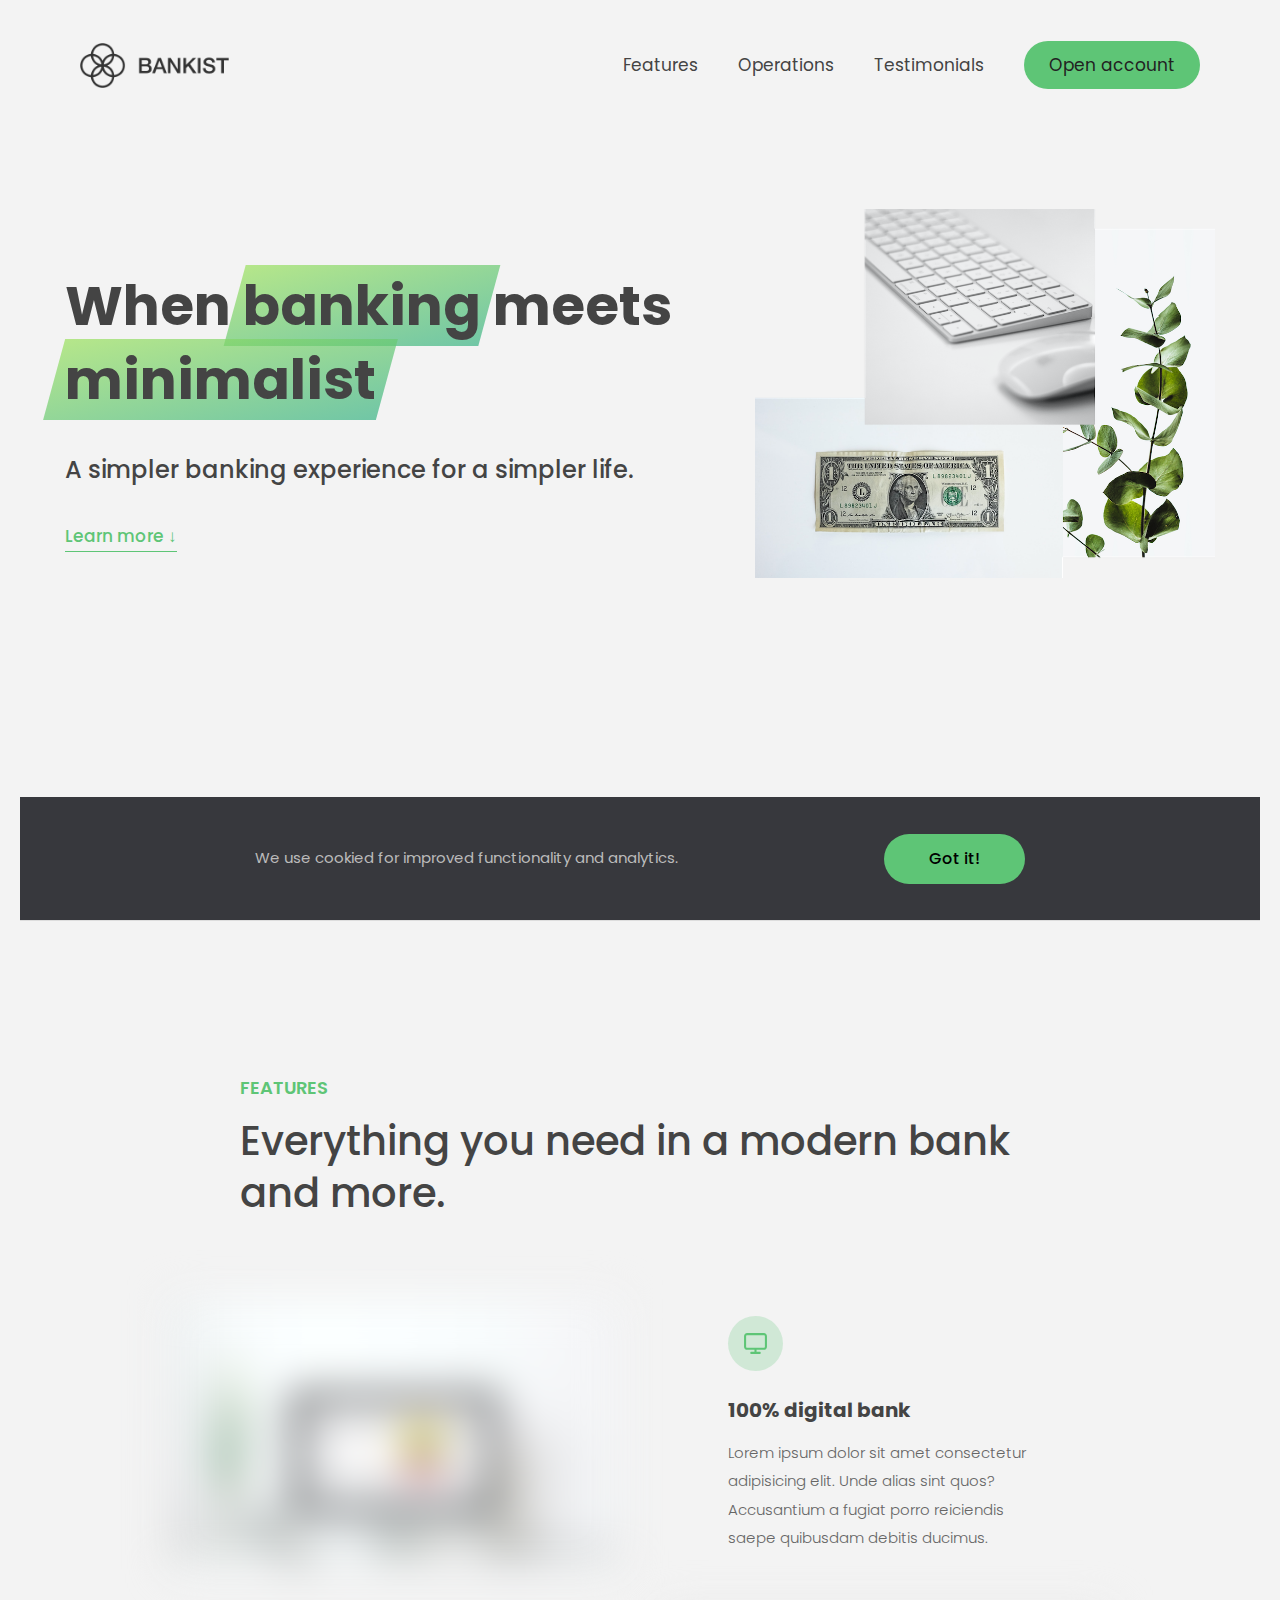
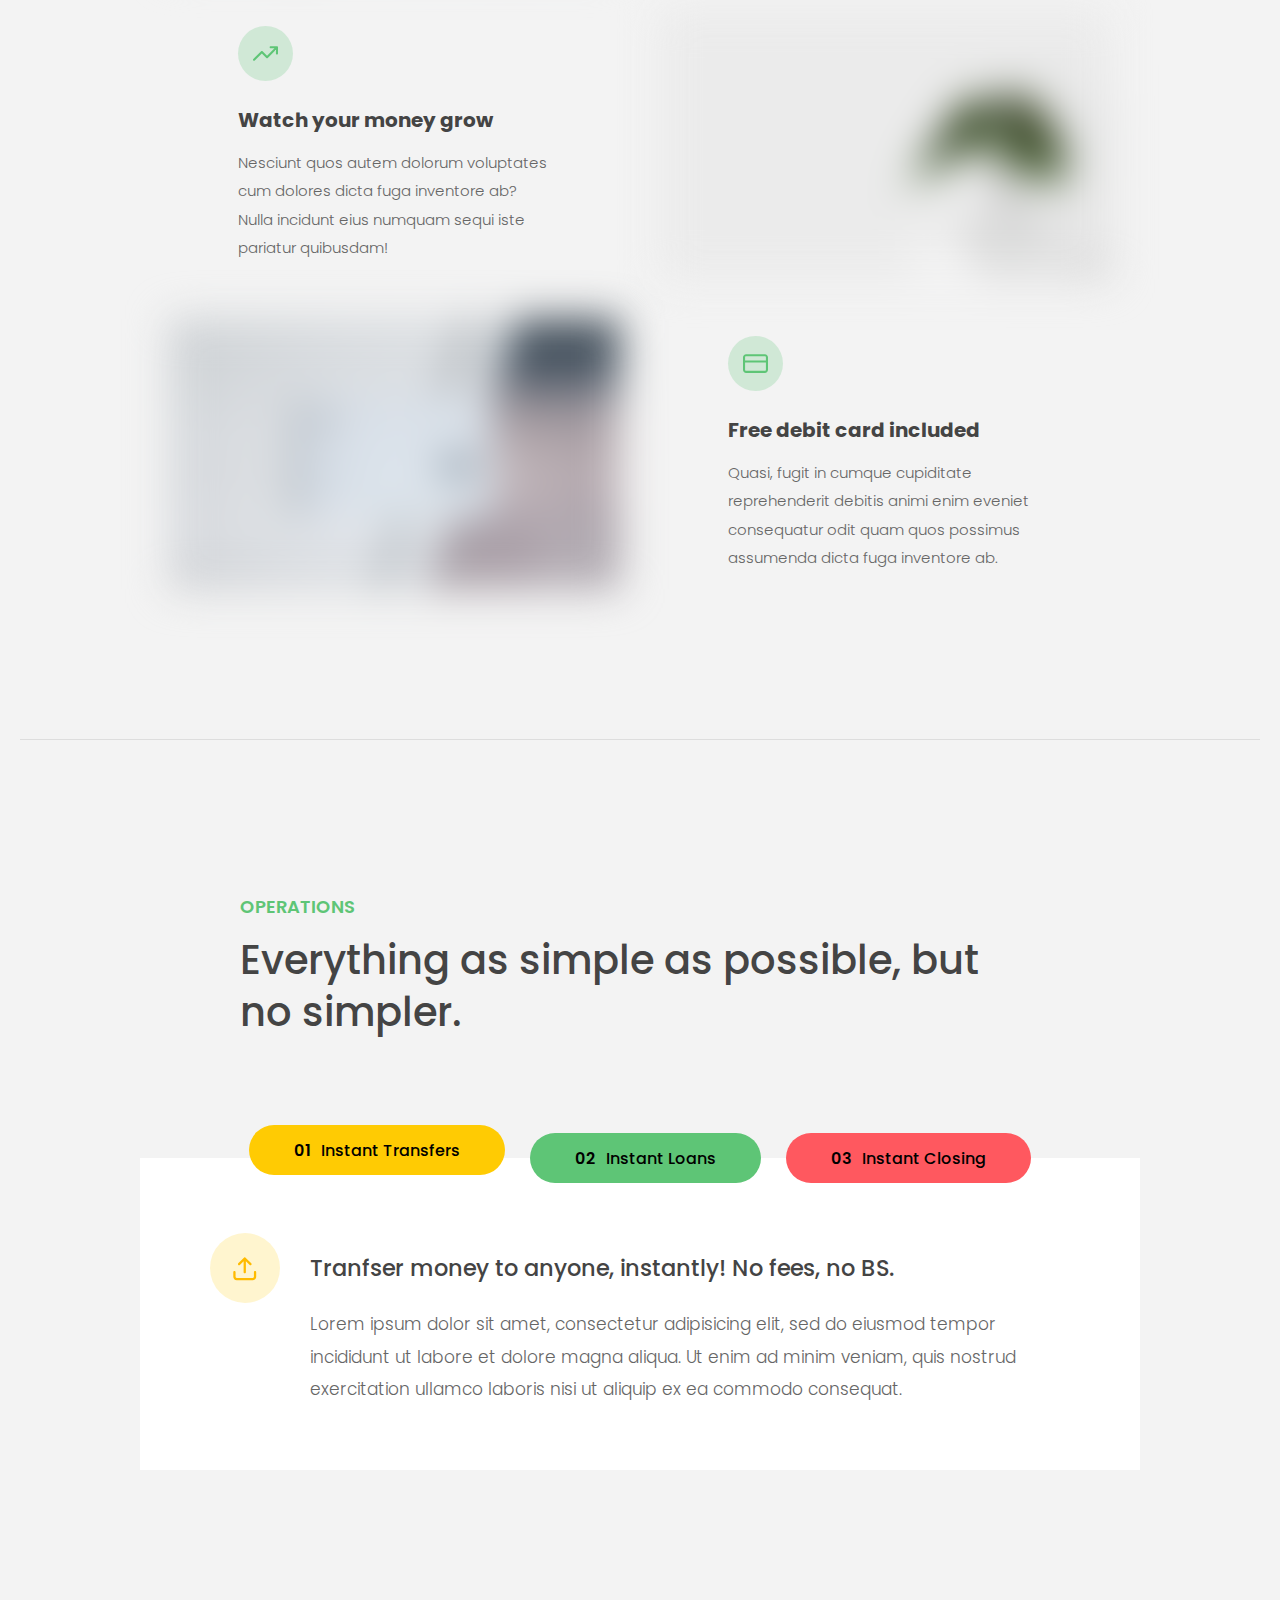
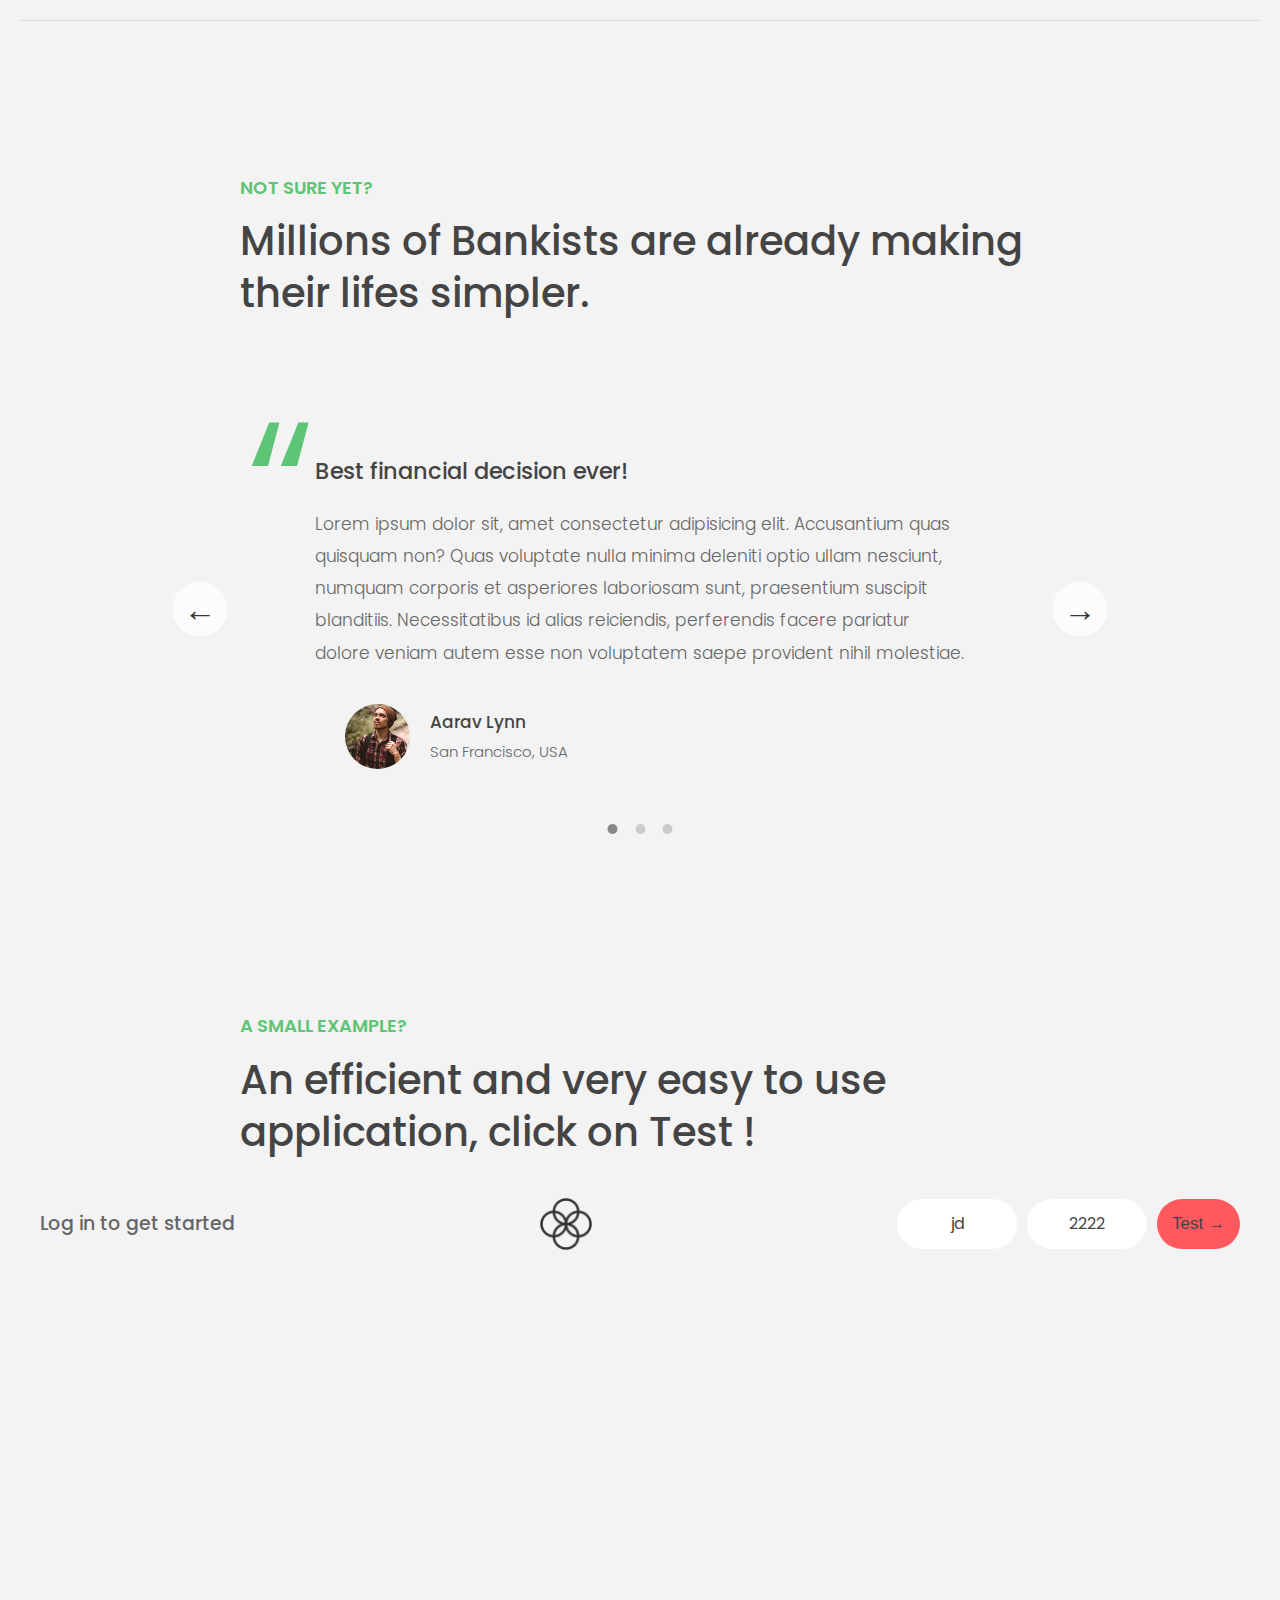
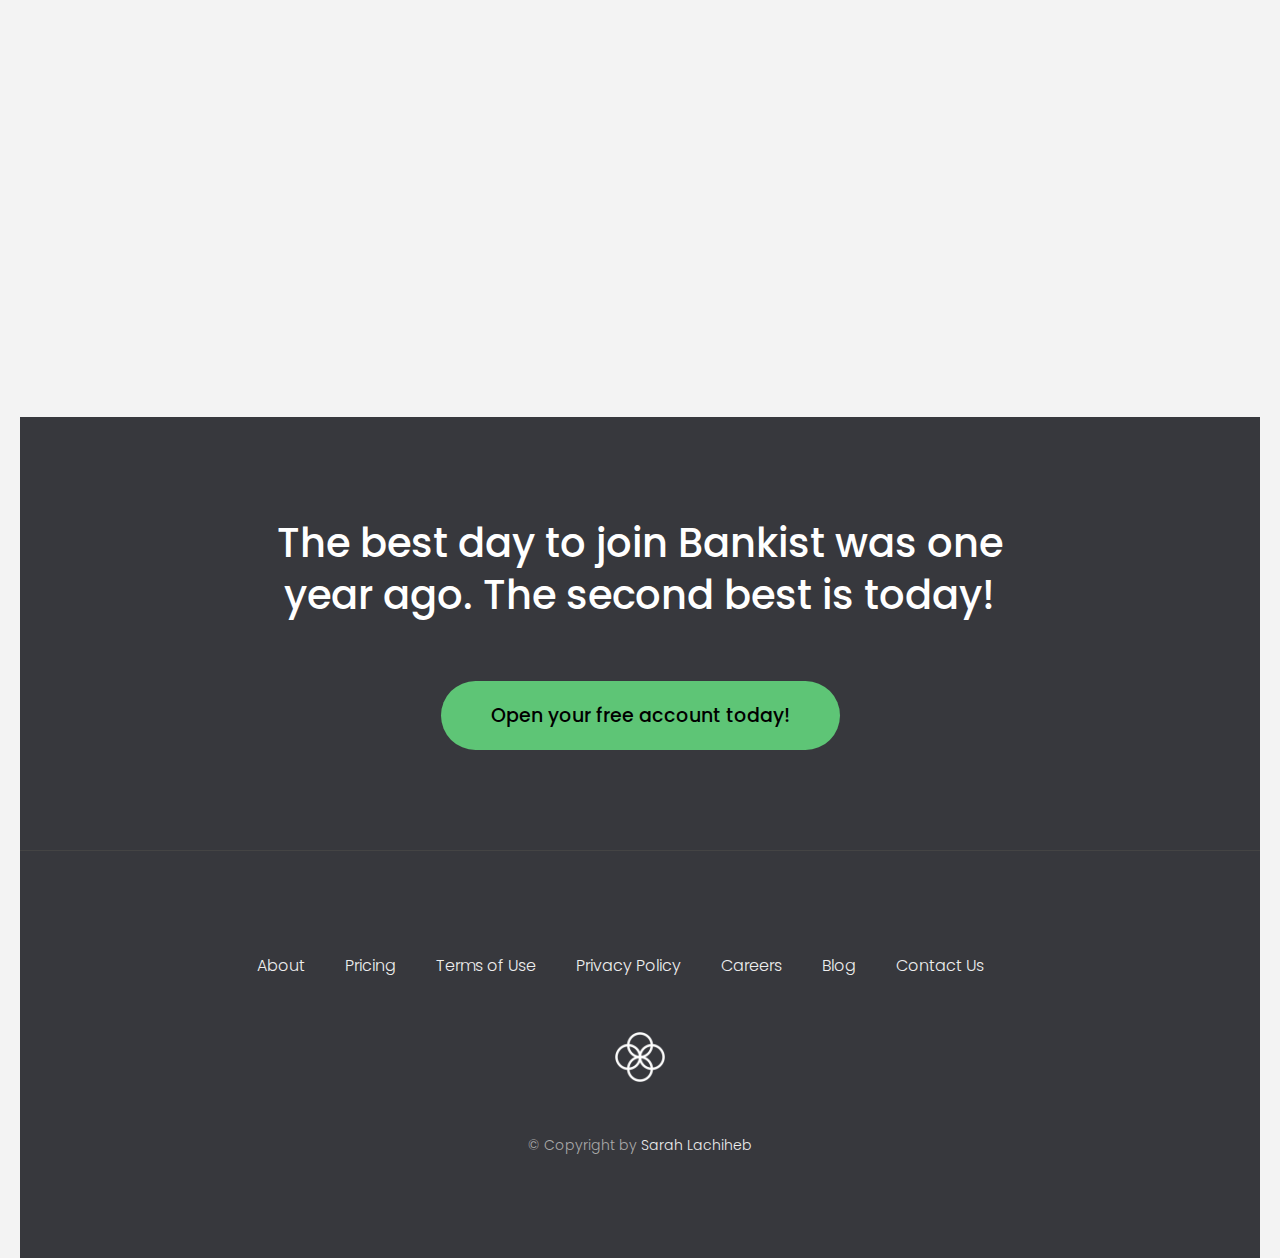
<file: index.html>
<!DOCTYPE html>
<html lang="fr">
  <head>
    <meta charset="UTF-8" />
    <meta name="viewport" content="width=device-width, initial-scale=1.0" />
    <meta http-equiv="X-UA-Compatible" content="ie=edge" />
    <link rel="shortcut icon" type="image/png" href="img/icon.png" />

    <link
      href="https://fonts.googleapis.com/css?family=Poppins:300,400,500,600&display=swap"
      rel="stylesheet"
    />
    <link rel="stylesheet" href="style.css" />
    <title>Bankist | When Banking meets Minimalist</title>
    <script defer src="script.js"></script>
  </head>
  <body>
    <header class="header">
      <nav class="nav">
        <img
          src="img/logo.png"
          alt="Bankist logo"
          class="nav__logo"
          id="logo"
        />
        <ul class="nav__links">
          <li class="nav__item">
            <a class="nav__link" href="#section--1">Features</a>
          </li>
          <li class="nav__item">
            <a class="nav__link" href="#section--2">Operations</a>
          </li>
          <li class="nav__item">
            <a class="nav__link" href="#section--3">Testimonials</a>
          </li>
          <li class="nav__item">
            <a class="nav__link nav__link--btn btn--show-modal" href="#"
              >Open account</a
            >
          </li>
        </ul>
      </nav>

      <div class="header__title">
        <h1>
          When
          <!-- Green highlight effect -->
          <span class="highlight">banking</span>
          meets<br />
          <span class="highlight">minimalist</span>
        </h1>
        <h4>A simpler banking experience for a simpler life.</h4>
        <button class="btn--text btn--scroll-to">Learn more &DownArrow;</button>
        <img
          src="img/hero.png"
          class="header__img"
          alt="Minimalist bank items"
        />
      </div>
    </header>

    <section class="section" id="section--1">
      <div class="section__title">
        <h2 class="section__description">Features</h2>
        <h3 class="section__header">
          Everything you need in a modern bank and more.
        </h3>
      </div>

      <div class="features">
        <img
          src="img/digital-lazy.jpg"
          data-src="img/digital.jpg"
          alt="Computer"
          class="features__img lazy-img"
        />
        <div class="features__feature">
          <div class="features__icon">
            <svg>
              <use xlink:href="img/icons.svg#icon-monitor"></use>
            </svg>
          </div>
          <h5 class="features__header">100% digital bank</h5>
          <p>
            Lorem ipsum dolor sit amet consectetur adipisicing elit. Unde alias
            sint quos? Accusantium a fugiat porro reiciendis saepe quibusdam
            debitis ducimus.
          </p>
        </div>

        <div class="features__feature">
          <div class="features__icon">
            <svg>
              <use xlink:href="img/icons.svg#icon-trending-up"></use>
            </svg>
          </div>
          <h5 class="features__header">Watch your money grow</h5>
          <p>
            Nesciunt quos autem dolorum voluptates cum dolores dicta fuga
            inventore ab? Nulla incidunt eius numquam sequi iste pariatur
            quibusdam!
          </p>
        </div>
        <img
          src="img/grow-lazy.jpg"
          data-src="img/grow.jpg"
          alt="Plant"
          class="features__img lazy-img"
        />

        <img
          src="img/card-lazy.jpg"
          data-src="img/card.jpg"
          alt="Credit card"
          class="features__img lazy-img"
        />
        <div class="features__feature">
          <div class="features__icon">
            <svg>
              <use xlink:href="img/icons.svg#icon-credit-card"></use>
            </svg>
          </div>
          <h5 class="features__header">Free debit card included</h5>
          <p>
            Quasi, fugit in cumque cupiditate reprehenderit debitis animi enim
            eveniet consequatur odit quam quos possimus assumenda dicta fuga
            inventore ab.
          </p>
        </div>
      </div>
    </section>

    <section class="section" id="section--2">
      <div class="section__title">
        <h2 class="section__description">Operations</h2>
        <h3 class="section__header">
          Everything as simple as possible, but no simpler.
        </h3>
      </div>

      <div class="operations">
        <div class="operations__tab-container">
          <button
            class="btn operations__tab operations__tab--1 operations__tab--active"
            data-tab="1"
          >
            <span>01</span>Instant Transfers
          </button>
          <button class="btn operations__tab operations__tab--2" data-tab="2">
            <span>02</span>Instant Loans
          </button>
          <button class="btn operations__tab operations__tab--3" data-tab="3">
            <span>03</span>Instant Closing
          </button>
        </div>
        <div
          class="operations__content operations__content--1 operations__content--active"
        >
          <div class="operations__icon operations__icon--1">
            <svg>
              <use xlink:href="img/icons.svg#icon-upload"></use>
            </svg>
          </div>
          <h5 class="operations__header">
            Tranfser money to anyone, instantly! No fees, no BS.
          </h5>
          <p>
            Lorem ipsum dolor sit amet, consectetur adipisicing elit, sed do
            eiusmod tempor incididunt ut labore et dolore magna aliqua. Ut enim
            ad minim veniam, quis nostrud exercitation ullamco laboris nisi ut
            aliquip ex ea commodo consequat.
          </p>
        </div>

        <div class="operations__content operations__content--2">
          <div class="operations__icon operations__icon--2">
            <svg>
              <use xlink:href="img/icons.svg#icon-home"></use>
            </svg>
          </div>
          <h5 class="operations__header">
            Buy a home or make your dreams come true, with instant loans.
          </h5>
          <p>
            Duis aute irure dolor in reprehenderit in voluptate velit esse
            cillum dolore eu fugiat nulla pariatur. Excepteur sint occaecat
            cupidatat non proident, sunt in culpa qui officia deserunt mollit
            anim id est laborum.
          </p>
        </div>
        <div class="operations__content operations__content--3">
          <div class="operations__icon operations__icon--3">
            <svg>
              <use xlink:href="img/icons.svg#icon-user-x"></use>
            </svg>
          </div>
          <h5 class="operations__header">
            No longer need your account? No problem! Close it instantly.
          </h5>
          <p>
            Excepteur sint occaecat cupidatat non proident, sunt in culpa qui
            officia deserunt mollit anim id est laborum. Ut enim ad minim
            veniam, quis nostrud exercitation ullamco laboris nisi ut aliquip ex
            ea commodo consequat.
          </p>
        </div>
      </div>
    </section>

    <section class="section" id="section--3">
      <div class="section__title section__title--testimonials">
        <h2 class="section__description">Not sure yet?</h2>
        <h3 class="section__header">
          Millions of Bankists are already making their lifes simpler.
        </h3>
      </div>

      <div class="slider">
        <div class="slide slide--1">
          <div class="testimonial">
            <h5 class="testimonial__header">Best financial decision ever!</h5>
            <blockquote class="testimonial__text">
              Lorem ipsum dolor sit, amet consectetur adipisicing elit.
              Accusantium quas quisquam non? Quas voluptate nulla minima
              deleniti optio ullam nesciunt, numquam corporis et asperiores
              laboriosam sunt, praesentium suscipit blanditiis. Necessitatibus
              id alias reiciendis, perferendis facere pariatur dolore veniam
              autem esse non voluptatem saepe provident nihil molestiae.
            </blockquote>
            <address class="testimonial__author">
              <img src="img/user-1.jpg" alt="" class="testimonial__photo" />
              <h6 class="testimonial__name">Aarav Lynn</h6>
              <p class="testimonial__location">San Francisco, USA</p>
            </address>
          </div>
        </div>

        <div class="slide slide--2">
          <div class="testimonial">
            <h5 class="testimonial__header">
              The last step to becoming a complete minimalist
            </h5>
            <blockquote class="testimonial__text">
              Quisquam itaque deserunt ullam, quia ea repellendus provident,
              ducimus neque ipsam modi voluptatibus doloremque, corrupti
              laborum. Incidunt numquam perferendis veritatis neque repellendus.
              Lorem, ipsum dolor sit amet consectetur adipisicing elit. Illo
              deserunt exercitationem deleniti.
            </blockquote>
            <address class="testimonial__author">
              <img src="img/user-2.jpg" alt="" class="testimonial__photo" />
              <h6 class="testimonial__name">Miyah Miles</h6>
              <p class="testimonial__location">London, UK</p>
            </address>
          </div>
        </div>

        <div class="slide slide--3">
          <div class="testimonial">
            <h5 class="testimonial__header">
              Finally free from old-school banks
            </h5>
            <blockquote class="testimonial__text">
              Debitis, nihil sit minus suscipit magni aperiam vel tenetur
              incidunt commodi architecto numquam omnis nulla autem,
              necessitatibus blanditiis modi similique quidem. Odio aliquam
              culpa dicta beatae quod maiores ipsa minus consequatur error sunt,
              deleniti saepe aliquid quos inventore sequi. Necessitatibus id
              alias reiciendis, perferendis facere.
            </blockquote>
            <address class="testimonial__author">
              <img src="img/user-3.jpg" alt="" class="testimonial__photo" />
              <h6 class="testimonial__name">Francisco Gomes</h6>
              <p class="testimonial__location">Lisbon, Portugal</p>
            </address>
          </div>
        </div>

        <!-- <div class="slide"><img src="img/img-1.jpg" alt="Photo 1" /></div>
        <div class="slide"><img src="img/img-2.jpg" alt="Photo 2" /></div>
        <div class="slide"><img src="img/img-3.jpg" alt="Photo 3" /></div>
        <div class="slide"><img src="img/img-4.jpg" alt="Photo 4" /></div> -->
        <button class="slider__btn slider__btn--left">&larr;</button>
        <button class="slider__btn slider__btn--right">&rarr;</button>
        <div class="dots"></div>
      </div>
    </section>

    <div class="section__title section__title--testimonials">
      <h2 class="section__description">A small example?</h2>
      <h3 class="section__header">
        An efficient and very easy to use application, click on Test !
      </h3>
    </div>
    <!-- TOP NAVIGATION -->
    <nav>
      <p class="welcome">Log in to get started</p>
      <img src="img/logo-small.png" alt="Logo" class="logo" />
      <form class="login">
        <input
          type="text"
          placeholder="user"
          class="login__input login__input--user"
          value="jd"
        />
        <!-- In practice, use type="password" -->
        <input
          type="text"
          placeholder="PIN"
          maxlength="4"
          class="login__input login__input--pin"
          value="2222"
        />
        <button class="login__btn">Test &rarr;</button>
      </form>
    </nav>

    <main class="app">
      <!-- BALANCE -->
      <div class="balance">
        <div>
          <p class="balance__label">Current balance</p>
          <p class="balance__date">
            As of <span class="date">05/03/2037</span>
          </p>
        </div>
        <p class="balance__value">0000€</p>
      </div>

      <!-- MOVEMENTS -->
      <div class="movements">
        <div class="movements__row">
          <div class="movements__type movements__type--deposit">2 deposit</div>
          <div class="movements__date">3 days ago</div>
          <div class="movements__value">4 000€</div>
        </div>
        <div class="movements__row">
          <div class="movements__type movements__type--withdrawal">
            1 withdrawal
          </div>
          <div class="movements__date">24/01/2037</div>
          <div class="movements__value">-378€</div>
        </div>
      </div>

      <!-- SUMMARY -->
      <div class="summary">
        <p class="summary__label">In</p>
        <p class="summary__value summary__value--in">0000€</p>
        <p class="summary__label">Out</p>
        <p class="summary__value summary__value--out">0000€</p>
        <p class="summary__label">Interest</p>
        <p class="summary__value summary__value--interest">0000€</p>
        <button class="btn--sort">&downarrow; SORT</button>
      </div>

      <!-- OPERATION: TRANSFERS -->
      <div class="operation operation--transfer">
        <h2>Transfer money</h2>
        <form class="form form--transfer">
          <input type="text" class="form__input form__input--to" />
          <input type="number" class="form__input form__input--amount" />
          <button class="form__btn form__btn--transfer">&rarr;</button>
          <label class="form__label">Transfer to</label>
          <label class="form__label">Amount</label>
        </form>
      </div>

      <!-- OPERATION: LOAN -->
      <div class="operation operation--loan">
        <h2>Request loan</h2>
        <form class="form form--loan">
          <input type="number" class="form__input form__input--loan-amount" />
          <button class="form__btn form__btn--loan">&rarr;</button>
          <label class="form__label form__label--loan">Amount</label>
        </form>
      </div>

      <!-- OPERATION: CLOSE -->
      <div class="operation operation--close">
        <h2>Close account</h2>
        <form class="form form--close">
          <input type="text" class="form__input form__input--user" />
          <input
            type="password"
            maxlength="6"
            class="form__input form__input--pin"
          />
          <button class="form__btn form__btn--close">&rarr;</button>
          <label class="form__label">Confirm user</label>
          <label class="form__label">Confirm PIN</label>
        </form>
      </div>

      <!-- LOGOUT TIMER -->
      <p class="logout-timer">
        You will be logged out in <span class="timer">05:00</span>
      </p>
    </main>

    <section class="section section--sign-up">
      <div class="section__title">
        <h3 class="section__header">
          The best day to join Bankist was one year ago. The second best is
          today!
        </h3>
      </div>
      <button class="btn btn--show-modal">Open your free account today!</button>
    </section>

    <footer class="footer">
      <ul class="footer__nav">
        <li class="footer__item">
          <a class="footer__link" href="#">About</a>
        </li>
        <li class="footer__item">
          <a class="footer__link" href="#">Pricing</a>
        </li>
        <li class="footer__item">
          <a class="footer__link" href="#">Terms of Use</a>
        </li>
        <li class="footer__item">
          <a class="footer__link" href="#">Privacy Policy</a>
        </li>
        <li class="footer__item">
          <a class="footer__link" href="#">Careers</a>
        </li>
        <li class="footer__item">
          <a class="footer__link" href="#">Blog</a>
        </li>
        <li class="footer__item">
          <a class="footer__link" href="#">Contact Us</a>
        </li>
      </ul>
      <img src="img/icon.png" alt="Logo" class="footer__logo" />
      <p class="footer__copyright">
        &copy; Copyright by
        <a class="footer__link twitter-link" target="_blank" href=""
          >Sarah Lachiheb</a
        >
      </p>
    </footer>

    <div class="modal hidden">
      <button class="btn--close-modal">&times;</button>
      <h2 class="modal__header">
        Open your bank account <br />
        in just <span class="highlight">5 minutes</span>
      </h2>
      <form class="modal__form">
        <label>First Name</label>
        <input type="text" />
        <label>Last Name</label>
        <input type="text" />
        <label>Email Address</label>
        <input type="email" />
        <button class="btn">Next step &rarr;</button>
      </form>
    </div>
    <div class="overlay hidden"></div>
  </body>
</html>
</file>
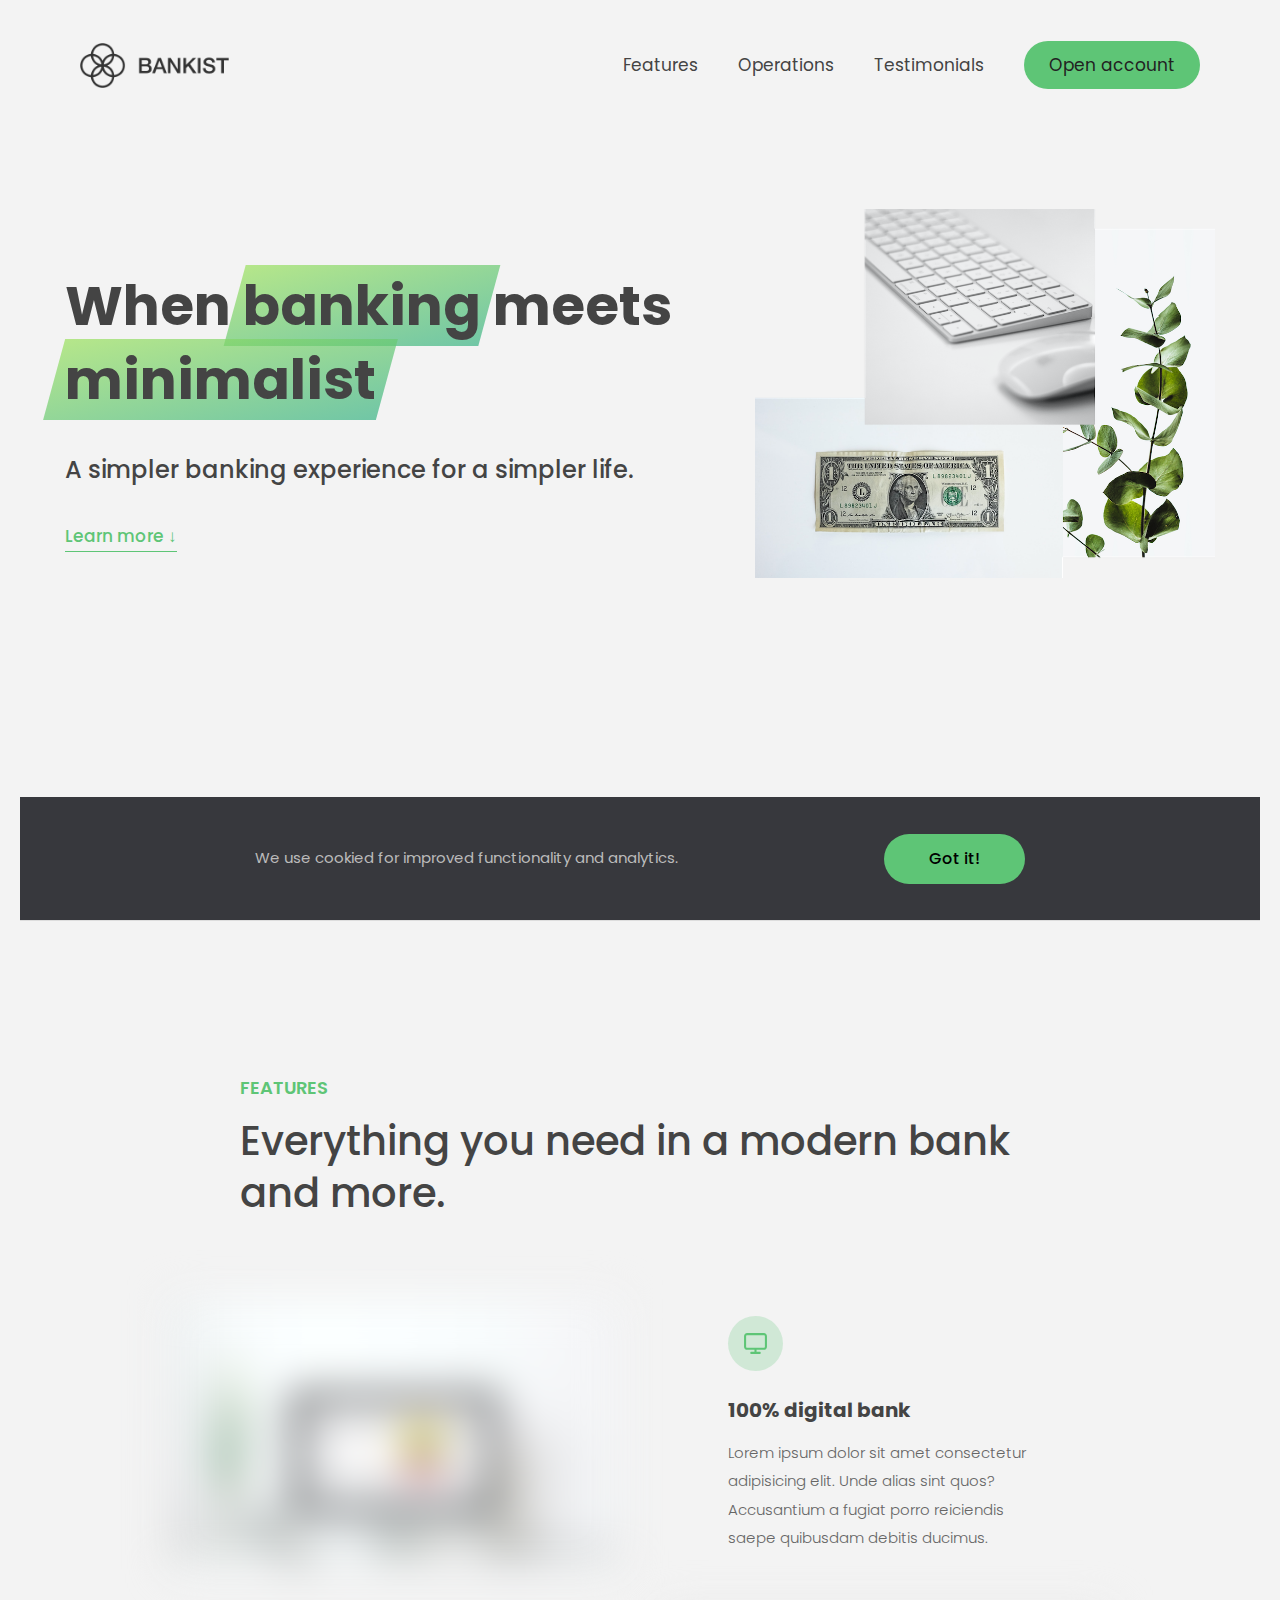
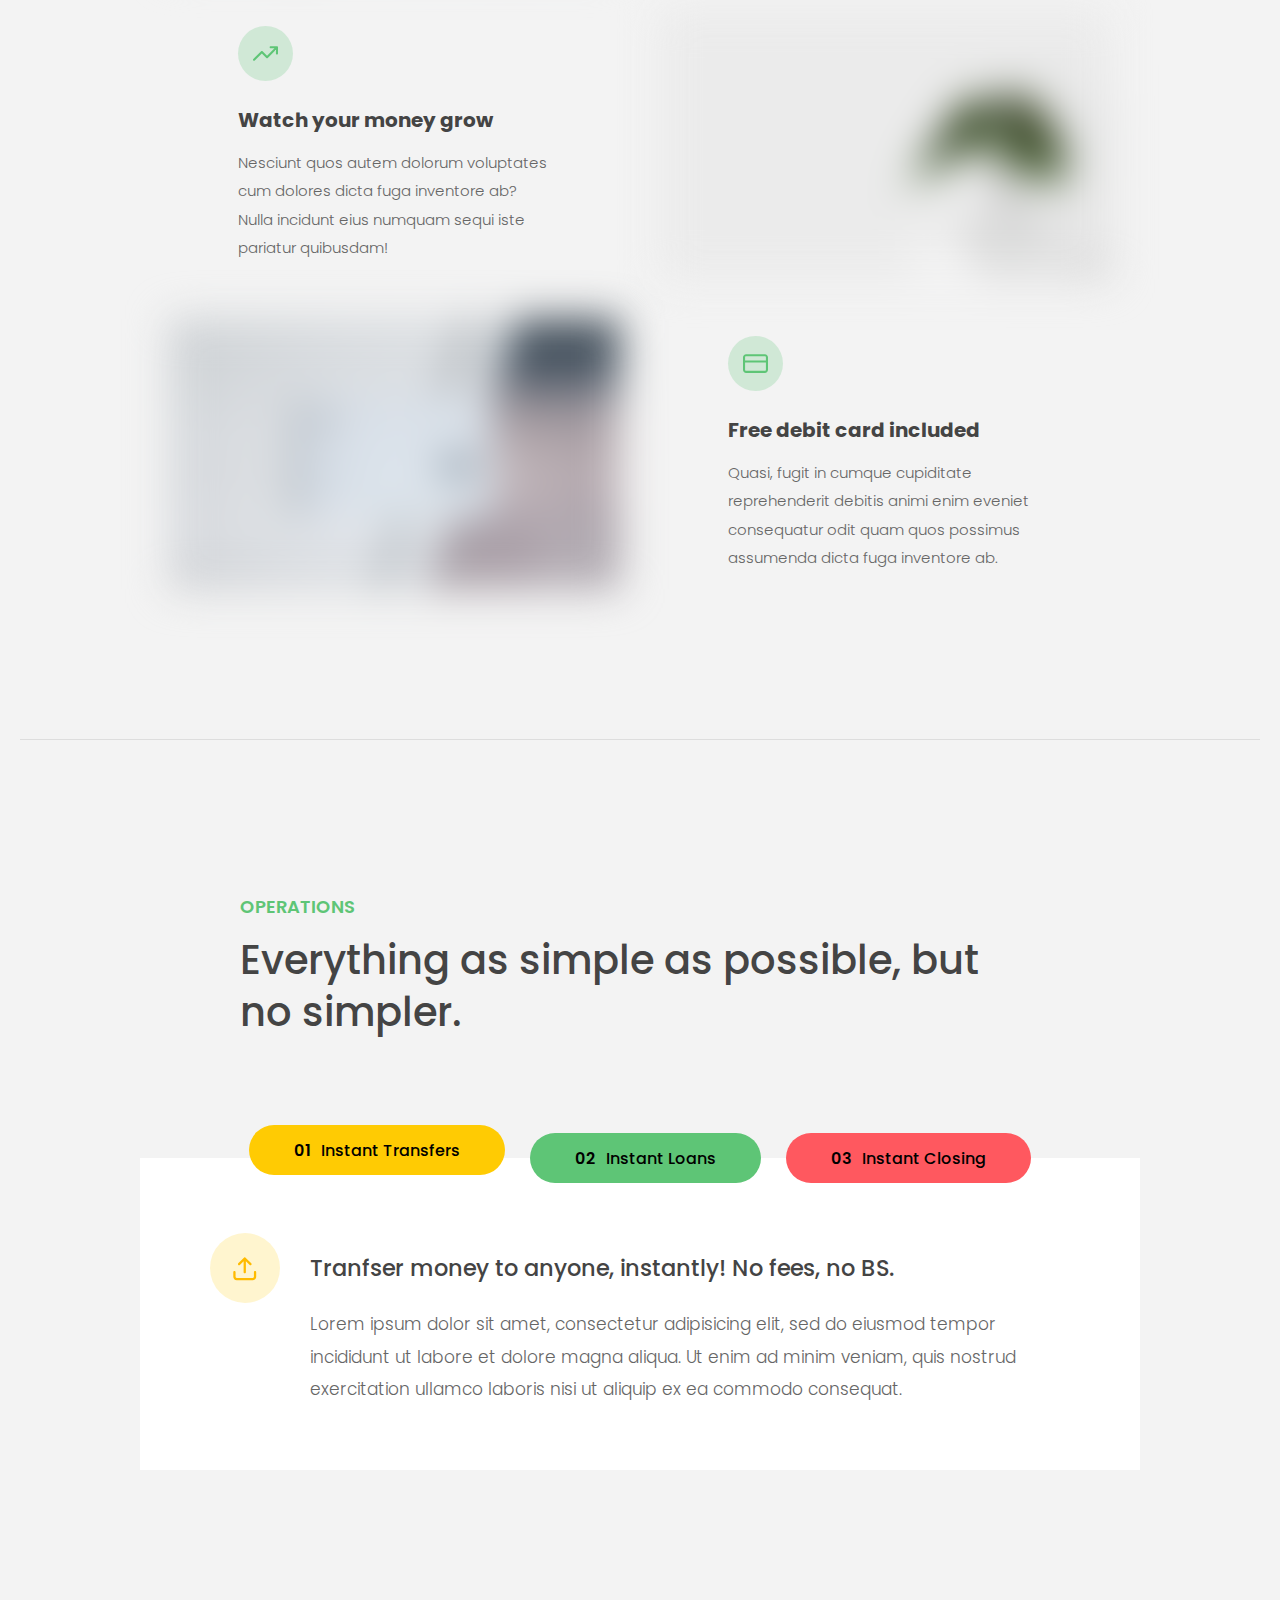
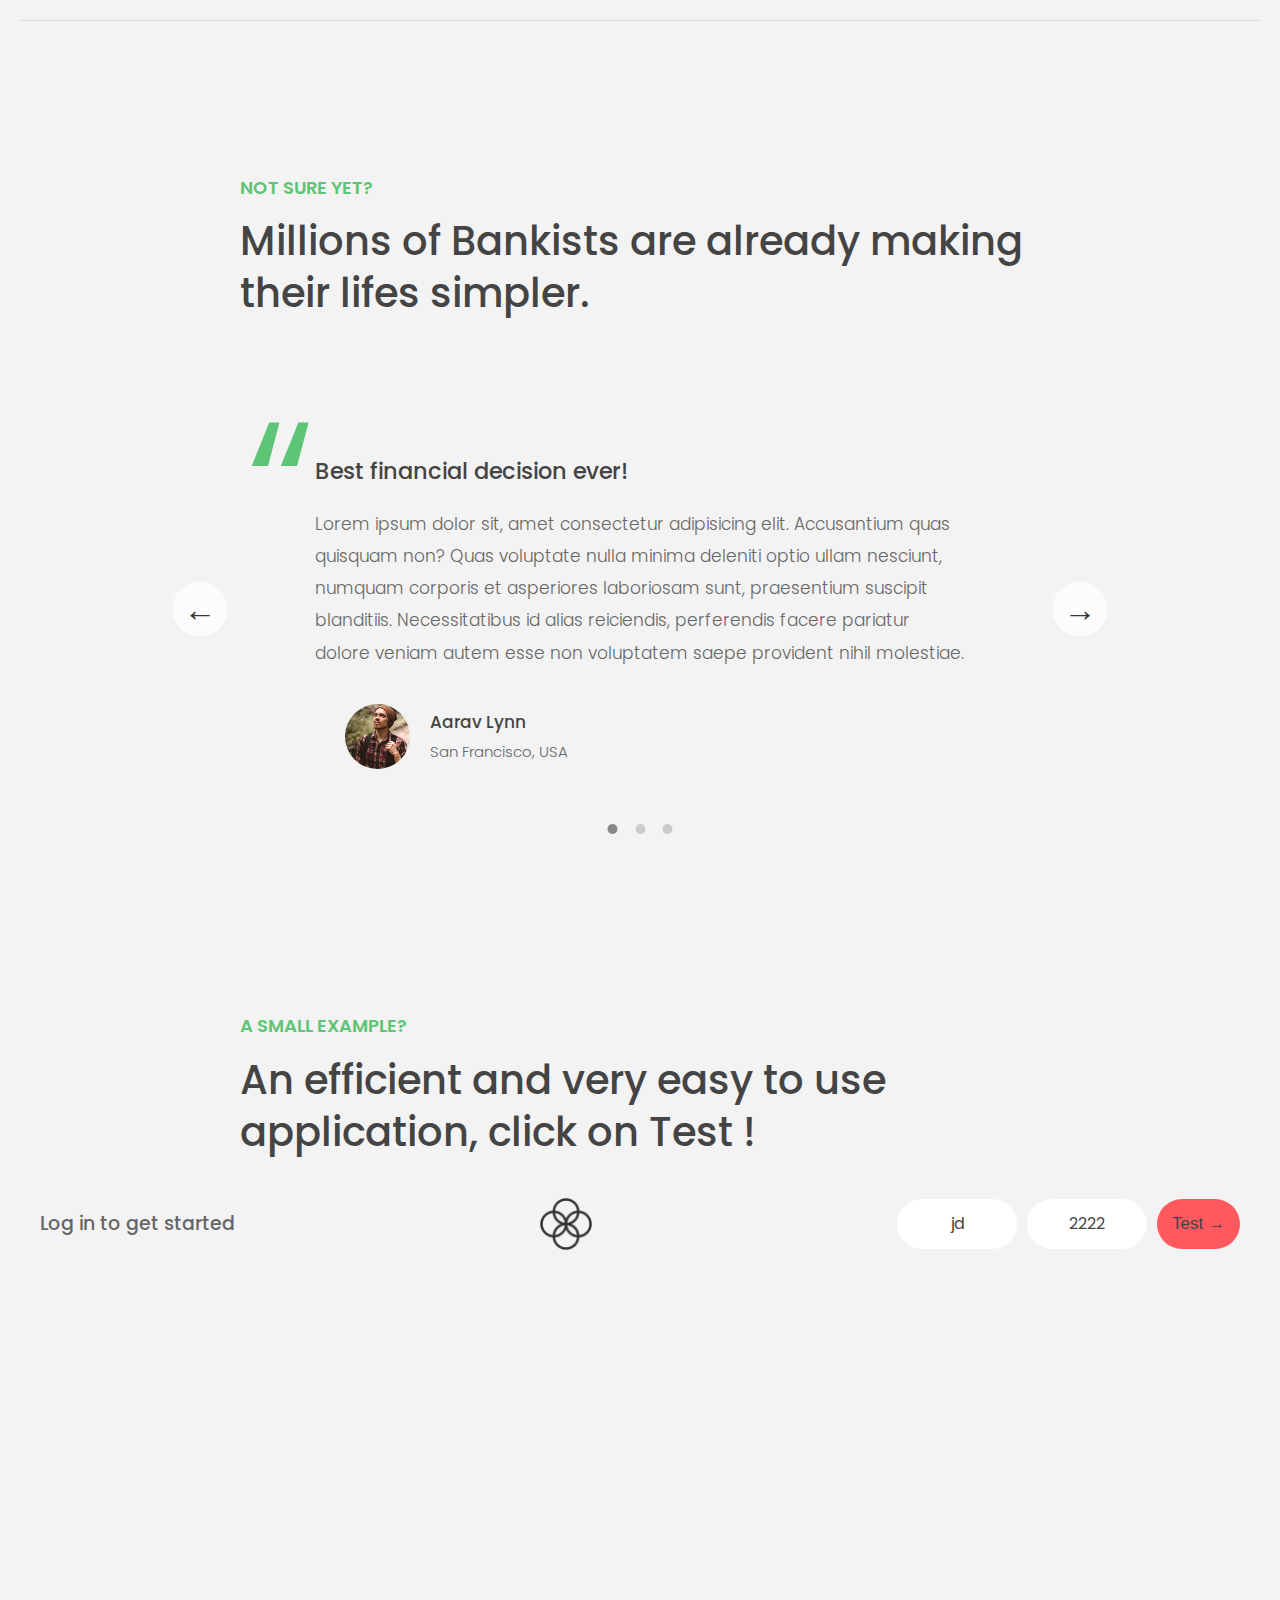
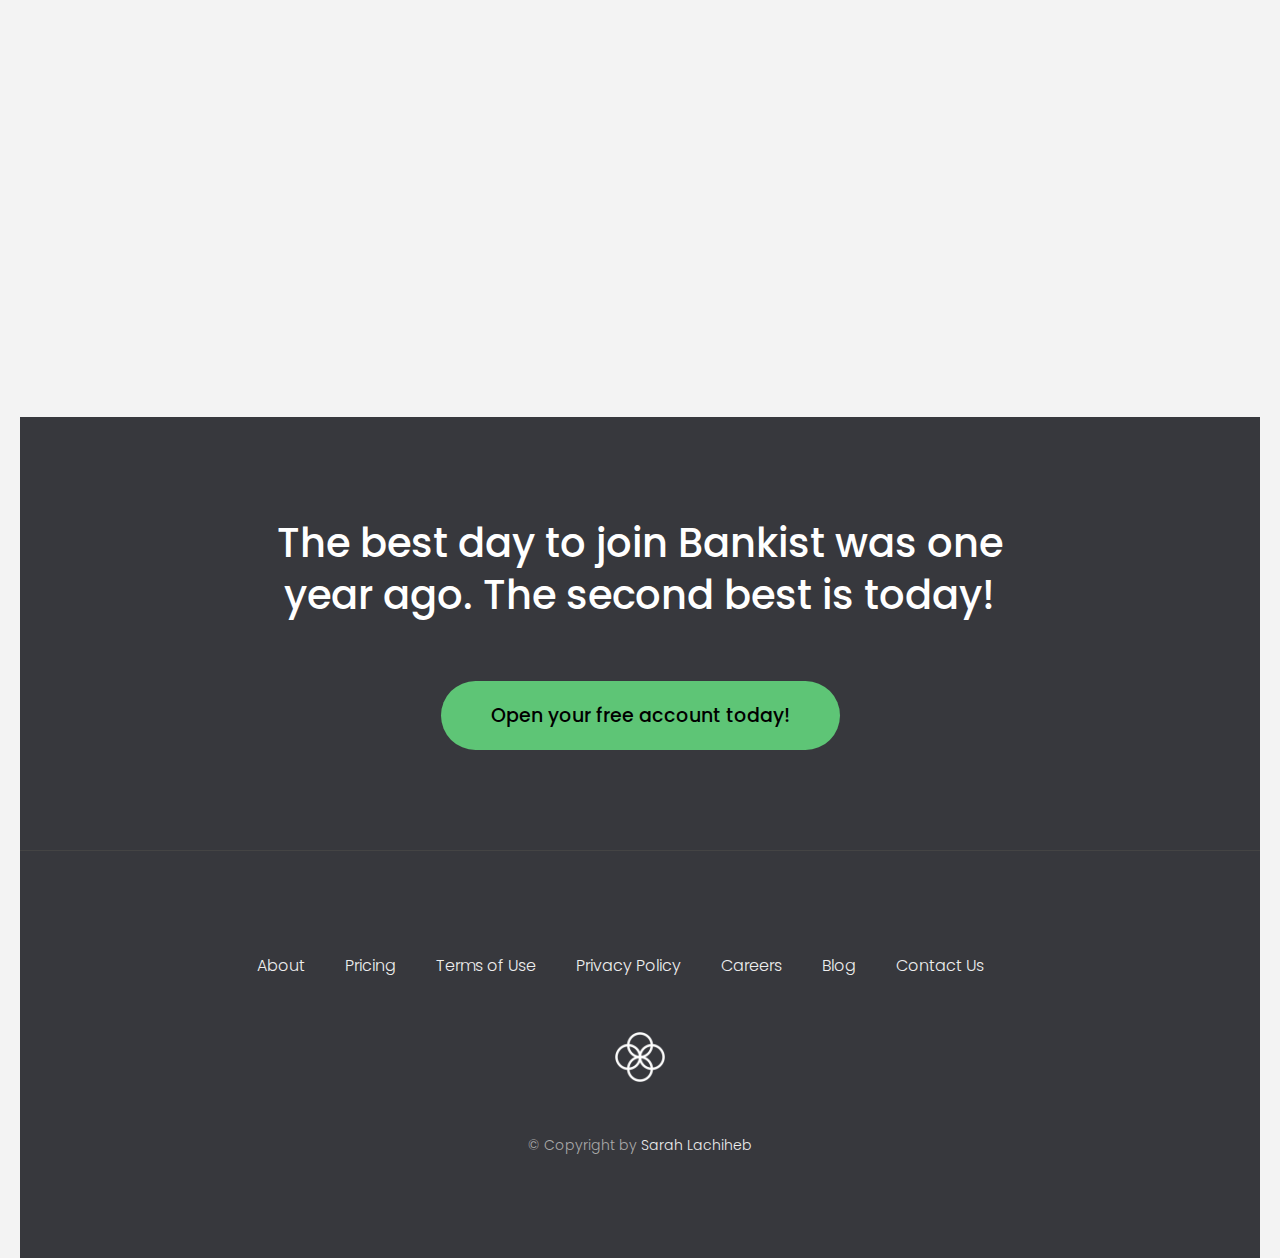
<file: home.html>
<!DOCTYPE html>
<html lang="en">
  <head>
    <meta charset="UTF-8" />
    <meta name="viewport" content="width=device-width, initial-scale=1.0" />
    <meta http-equiv="X-UA-Compatible" content="ie=edge" />
    <link rel="shortcut icon" type="image/png" href="img/icon.png" />

    <link
      href="https://fonts.googleapis.com/css?family=Poppins:300,400,500,600&display=swap"
      rel="stylesheet"
    />
    <link rel="stylesheet" href="style.css" />
    <title>Bankist | When Banking meets Minimalist</title>
    <script defer src="script.js"></script>
  </head>
  <body>
    <header class="header">
      <nav class="nav">
        <img
          src="img/logo.png"
          alt="Bankist logo"
          class="nav__logo"
          id="logo"
        />
        <ul class="nav__links">
          <li class="nav__item">
            <a class="nav__link" href="#section--1">Features</a>
          </li>
          <li class="nav__item">
            <a class="nav__link" href="#section--2">Operations</a>
          </li>
          <li class="nav__item">
            <a class="nav__link" href="#section--3">Testimonials</a>
          </li>
          <li class="nav__item">
            <a class="nav__link nav__link--btn btn--show-modal" href="#"
              >Open account</a
            >
          </li>
        </ul>
      </nav>

      <div class="header__title">
        <h1>
          When
          <!-- Green highlight effect -->
          <span class="highlight">banking</span>
          meets<br />
          <span class="highlight">minimalist</span>
        </h1>
        <h4>A simpler banking experience for a simpler life.</h4>
        <button class="btn--text btn--scroll-to">Learn more &DownArrow;</button>
        <img
          src="img/hero.png"
          class="header__img"
          alt="Minimalist bank items"
        />
      </div>
    </header>

    <section class="section" id="section--1">
      <div class="section__title">
        <h2 class="section__description">Features</h2>
        <h3 class="section__header">
          Everything you need in a modern bank and more.
        </h3>
      </div>

      <div class="features">
        <img
          src="img/digital-lazy.jpg"
          data-src="img/digital.jpg"
          alt="Computer"
          class="features__img lazy-img"
        />
        <div class="features__feature">
          <div class="features__icon">
            <svg>
              <use xlink:href="img/icons.svg#icon-monitor"></use>
            </svg>
          </div>
          <h5 class="features__header">100% digital bank</h5>
          <p>
            Lorem ipsum dolor sit amet consectetur adipisicing elit. Unde alias
            sint quos? Accusantium a fugiat porro reiciendis saepe quibusdam
            debitis ducimus.
          </p>
        </div>

        <div class="features__feature">
          <div class="features__icon">
            <svg>
              <use xlink:href="img/icons.svg#icon-trending-up"></use>
            </svg>
          </div>
          <h5 class="features__header">Watch your money grow</h5>
          <p>
            Nesciunt quos autem dolorum voluptates cum dolores dicta fuga
            inventore ab? Nulla incidunt eius numquam sequi iste pariatur
            quibusdam!
          </p>
        </div>
        <img
          src="img/grow-lazy.jpg"
          data-src="img/grow.jpg"
          alt="Plant"
          class="features__img lazy-img"
        />

        <img
          src="img/card-lazy.jpg"
          data-src="img/card.jpg"
          alt="Credit card"
          class="features__img lazy-img"
        />
        <div class="features__feature">
          <div class="features__icon">
            <svg>
              <use xlink:href="img/icons.svg#icon-credit-card"></use>
            </svg>
          </div>
          <h5 class="features__header">Free debit card included</h5>
          <p>
            Quasi, fugit in cumque cupiditate reprehenderit debitis animi enim
            eveniet consequatur odit quam quos possimus assumenda dicta fuga
            inventore ab.
          </p>
        </div>
      </div>
    </section>

    <section class="section" id="section--2">
      <div class="section__title">
        <h2 class="section__description">Operations</h2>
        <h3 class="section__header">
          Everything as simple as possible, but no simpler.
        </h3>
      </div>

      <div class="operations">
        <div class="operations__tab-container">
          <button
            class="btn operations__tab operations__tab--1 operations__tab--active"
            data-tab="1"
          >
            <span>01</span>Instant Transfers
          </button>
          <button class="btn operations__tab operations__tab--2" data-tab="2">
            <span>02</span>Instant Loans
          </button>
          <button class="btn operations__tab operations__tab--3" data-tab="3">
            <span>03</span>Instant Closing
          </button>
        </div>
        <div
          class="operations__content operations__content--1 operations__content--active"
        >
          <div class="operations__icon operations__icon--1">
            <svg>
              <use xlink:href="img/icons.svg#icon-upload"></use>
            </svg>
          </div>
          <h5 class="operations__header">
            Tranfser money to anyone, instantly! No fees, no BS.
          </h5>
          <p>
            Lorem ipsum dolor sit amet, consectetur adipisicing elit, sed do
            eiusmod tempor incididunt ut labore et dolore magna aliqua. Ut enim
            ad minim veniam, quis nostrud exercitation ullamco laboris nisi ut
            aliquip ex ea commodo consequat.
          </p>
        </div>

        <div class="operations__content operations__content--2">
          <div class="operations__icon operations__icon--2">
            <svg>
              <use xlink:href="img/icons.svg#icon-home"></use>
            </svg>
          </div>
          <h5 class="operations__header">
            Buy a home or make your dreams come true, with instant loans.
          </h5>
          <p>
            Duis aute irure dolor in reprehenderit in voluptate velit esse
            cillum dolore eu fugiat nulla pariatur. Excepteur sint occaecat
            cupidatat non proident, sunt in culpa qui officia deserunt mollit
            anim id est laborum.
          </p>
        </div>
        <div class="operations__content operations__content--3">
          <div class="operations__icon operations__icon--3">
            <svg>
              <use xlink:href="img/icons.svg#icon-user-x"></use>
            </svg>
          </div>
          <h5 class="operations__header">
            No longer need your account? No problem! Close it instantly.
          </h5>
          <p>
            Excepteur sint occaecat cupidatat non proident, sunt in culpa qui
            officia deserunt mollit anim id est laborum. Ut enim ad minim
            veniam, quis nostrud exercitation ullamco laboris nisi ut aliquip ex
            ea commodo consequat.
          </p>
        </div>
      </div>
    </section>

    <section class="section" id="section--3">
      <div class="section__title section__title--testimonials">
        <h2 class="section__description">Not sure yet?</h2>
        <h3 class="section__header">
          Millions of Bankists are already making their lifes simpler.
        </h3>
      </div>

      <div class="slider">
        <div class="slide slide--1">
          <div class="testimonial">
            <h5 class="testimonial__header">Best financial decision ever!</h5>
            <blockquote class="testimonial__text">
              Lorem ipsum dolor sit, amet consectetur adipisicing elit.
              Accusantium quas quisquam non? Quas voluptate nulla minima
              deleniti optio ullam nesciunt, numquam corporis et asperiores
              laboriosam sunt, praesentium suscipit blanditiis. Necessitatibus
              id alias reiciendis, perferendis facere pariatur dolore veniam
              autem esse non voluptatem saepe provident nihil molestiae.
            </blockquote>
            <address class="testimonial__author">
              <img src="img/user-1.jpg" alt="" class="testimonial__photo" />
              <h6 class="testimonial__name">Aarav Lynn</h6>
              <p class="testimonial__location">San Francisco, USA</p>
            </address>
          </div>
        </div>

        <div class="slide slide--2">
          <div class="testimonial">
            <h5 class="testimonial__header">
              The last step to becoming a complete minimalist
            </h5>
            <blockquote class="testimonial__text">
              Quisquam itaque deserunt ullam, quia ea repellendus provident,
              ducimus neque ipsam modi voluptatibus doloremque, corrupti
              laborum. Incidunt numquam perferendis veritatis neque repellendus.
              Lorem, ipsum dolor sit amet consectetur adipisicing elit. Illo
              deserunt exercitationem deleniti.
            </blockquote>
            <address class="testimonial__author">
              <img src="img/user-2.jpg" alt="" class="testimonial__photo" />
              <h6 class="testimonial__name">Miyah Miles</h6>
              <p class="testimonial__location">London, UK</p>
            </address>
          </div>
        </div>

        <div class="slide slide--3">
          <div class="testimonial">
            <h5 class="testimonial__header">
              Finally free from old-school banks
            </h5>
            <blockquote class="testimonial__text">
              Debitis, nihil sit minus suscipit magni aperiam vel tenetur
              incidunt commodi architecto numquam omnis nulla autem,
              necessitatibus blanditiis modi similique quidem. Odio aliquam
              culpa dicta beatae quod maiores ipsa minus consequatur error sunt,
              deleniti saepe aliquid quos inventore sequi. Necessitatibus id
              alias reiciendis, perferendis facere.
            </blockquote>
            <address class="testimonial__author">
              <img src="img/user-3.jpg" alt="" class="testimonial__photo" />
              <h6 class="testimonial__name">Francisco Gomes</h6>
              <p class="testimonial__location">Lisbon, Portugal</p>
            </address>
          </div>
        </div>

        <!-- <div class="slide"><img src="img/img-1.jpg" alt="Photo 1" /></div>
        <div class="slide"><img src="img/img-2.jpg" alt="Photo 2" /></div>
        <div class="slide"><img src="img/img-3.jpg" alt="Photo 3" /></div>
        <div class="slide"><img src="img/img-4.jpg" alt="Photo 4" /></div> -->
        <button class="slider__btn slider__btn--left">&larr;</button>
        <button class="slider__btn slider__btn--right">&rarr;</button>
        <div class="dots"></div>
      </div>
    </section>

    <div class="section__title section__title--testimonials">
      <h2 class="section__description">A small example?</h2>
      <h3 class="section__header">
        An efficient and very easy to use application, click on Test !
      </h3>
    </div>
    <!-- TOP NAVIGATION -->
    <nav>
      <p class="welcome">Log in to get started</p>
      <img src="img/logo-small.png" alt="Logo" class="logo" />
      <form class="login">
        <input
          type="text"
          placeholder="user"
          class="login__input login__input--user"
          value="jd"
        />
        <!-- In practice, use type="password" -->
        <input
          type="text"
          placeholder="PIN"
          maxlength="4"
          class="login__input login__input--pin"
          value="2222"
        />
        <button class="login__btn">Test &rarr;</button>
      </form>
    </nav>

    <main class="app">
      <!-- BALANCE -->
      <div class="balance">
        <div>
          <p class="balance__label">Current balance</p>
          <p class="balance__date">
            As of <span class="date">05/03/2037</span>
          </p>
        </div>
        <p class="balance__value">0000€</p>
      </div>

      <!-- MOVEMENTS -->
      <div class="movements">
        <div class="movements__row">
          <div class="movements__type movements__type--deposit">2 deposit</div>
          <div class="movements__date">3 days ago</div>
          <div class="movements__value">4 000€</div>
        </div>
        <div class="movements__row">
          <div class="movements__type movements__type--withdrawal">
            1 withdrawal
          </div>
          <div class="movements__date">24/01/2037</div>
          <div class="movements__value">-378€</div>
        </div>
      </div>

      <!-- SUMMARY -->
      <div class="summary">
        <p class="summary__label">In</p>
        <p class="summary__value summary__value--in">0000€</p>
        <p class="summary__label">Out</p>
        <p class="summary__value summary__value--out">0000€</p>
        <p class="summary__label">Interest</p>
        <p class="summary__value summary__value--interest">0000€</p>
        <button class="btn--sort">&downarrow; SORT</button>
      </div>

      <!-- OPERATION: TRANSFERS -->
      <div class="operation operation--transfer">
        <h2>Transfer money</h2>
        <form class="form form--transfer">
          <input type="text" class="form__input form__input--to" />
          <input type="number" class="form__input form__input--amount" />
          <button class="form__btn form__btn--transfer">&rarr;</button>
          <label class="form__label">Transfer to</label>
          <label class="form__label">Amount</label>
        </form>
      </div>

      <!-- OPERATION: LOAN -->
      <div class="operation operation--loan">
        <h2>Request loan</h2>
        <form class="form form--loan">
          <input type="number" class="form__input form__input--loan-amount" />
          <button class="form__btn form__btn--loan">&rarr;</button>
          <label class="form__label form__label--loan">Amount</label>
        </form>
      </div>

      <!-- OPERATION: CLOSE -->
      <div class="operation operation--close">
        <h2>Close account</h2>
        <form class="form form--close">
          <input type="text" class="form__input form__input--user" />
          <input
            type="password"
            maxlength="6"
            class="form__input form__input--pin"
          />
          <button class="form__btn form__btn--close">&rarr;</button>
          <label class="form__label">Confirm user</label>
          <label class="form__label">Confirm PIN</label>
        </form>
      </div>

      <!-- LOGOUT TIMER -->
      <p class="logout-timer">
        You will be logged out in <span class="timer">05:00</span>
      </p>
    </main>

    <section class="section section--sign-up">
      <div class="section__title">
        <h3 class="section__header">
          The best day to join Bankist was one year ago. The second best is
          today!
        </h3>
      </div>
      <button class="btn btn--show-modal">Open your free account today!</button>
    </section>

    <footer class="footer">
      <ul class="footer__nav">
        <li class="footer__item">
          <a class="footer__link" href="#">About</a>
        </li>
        <li class="footer__item">
          <a class="footer__link" href="#">Pricing</a>
        </li>
        <li class="footer__item">
          <a class="footer__link" href="#">Terms of Use</a>
        </li>
        <li class="footer__item">
          <a class="footer__link" href="#">Privacy Policy</a>
        </li>
        <li class="footer__item">
          <a class="footer__link" href="#">Careers</a>
        </li>
        <li class="footer__item">
          <a class="footer__link" href="#">Blog</a>
        </li>
        <li class="footer__item">
          <a class="footer__link" href="#">Contact Us</a>
        </li>
      </ul>
      <img src="img/icon.png" alt="Logo" class="footer__logo" />
      <p class="footer__copyright">
        &copy; Copyright by
        <a class="footer__link twitter-link" target="_blank" href=""
          >Sarah Lachiheb</a
        >
      </p>
    </footer>

    <div class="modal hidden">
      <button class="btn--close-modal">&times;</button>
      <h2 class="modal__header">
        Open your bank account <br />
        in just <span class="highlight">5 minutes</span>
      </h2>
      <form class="modal__form">
        <label>First Name</label>
        <input type="text" />
        <label>Last Name</label>
        <input type="text" />
        <label>Email Address</label>
        <input type="email" />
        <button class="btn">Next step &rarr;</button>
      </form>
    </div>
    <div class="overlay hidden"></div>
  </body>
</html>
</file>
<file: style.css>
:root {
  --color-primary: #5ec576;
  --color-secondary: #ffcb03;
  --color-tertiary: #ff585f;
  --color-primary-darker: #4bbb7d;
  --color-secondary-darker: #ffbb00;
  --color-tertiary-darker: #fd424b;
  --color-primary-opacity: #5ec5763a;
  --color-secondary-opacity: #ffcd0331;
  --color-tertiary-opacity: #ff58602d;
  --gradient-primary: linear-gradient(to top left, #39b385, #9be15d);
  --gradient-secondary: linear-gradient(to top left, #ffb003, #ffcb03);
}

* {
  margin: 0;
  padding: 0;
  box-sizing: inherit;
}

html {
  font-size: 62.5%;
  box-sizing: border-box;
}

body {
  font-family: 'Poppins', sans-serif;
  font-weight: 300;
  color: #444;
  line-height: 1.9;
  background-color: #f3f3f3;
}

/* GENERAL ELEMENTS */
.section {
  padding: 15rem 3rem;
  border-top: 1px solid #ddd;

  transition: transform 1s, opacity 1s;
}

.section--hidden {
  opacity: 0;
  transform: translateY(8rem);
}

.section__title {
  max-width: 80rem;
  margin: 0 auto 8rem auto;
}

.section__description {
  font-size: 1.8rem;
  font-weight: 600;
  text-transform: uppercase;
  color: var(--color-primary);
  margin-bottom: 1rem;
}

.section__header {
  font-size: 4rem;
  line-height: 1.3;
  font-weight: 500;
}

.btn {
  display: inline-block;
  background-color: var(--color-primary);
  font-size: 1.6rem;
  font-family: inherit;
  font-weight: 500;
  border: none;
  padding: 1.25rem 4.5rem;
  border-radius: 10rem;
  cursor: pointer;
  transition: all 0.3s;
}

.btn:hover {
  background-color: var(--color-primary-darker);
}

.btn--text {
  display: inline-block;
  background: none;
  font-size: 1.7rem;
  font-family: inherit;
  font-weight: 500;
  color: var(--color-primary);
  border: none;
  border-bottom: 1px solid currentColor;
  padding-bottom: 2px;
  cursor: pointer;
  transition: all 0.3s;
}

p {
  color: #666;
}

/* This is BAD for accessibility! Don't do in the real world! */
button:focus {
  outline: none;
}

img {
  transition: filter 0.5s;
}

.lazy-img {
  filter: blur(20px);
}

/* NAVIGATION */
.nav {
  display: flex;
  justify-content: space-between;
  align-items: center;
  height: 9rem;
  width: 100%;
  padding: 0 6rem;
  z-index: 100;
}

/* nav and stickly class at the same time */
.nav.sticky {
  position: fixed;
  top: 0;
  background-color: rgba(255, 255, 255, 0.95);
}

.nav__logo {
  height: 4.5rem;
  transition: all 0.3s;
}

.nav__links {
  display: flex;
  align-items: center;
  list-style: none;
}

.nav__item {
  margin-left: 4rem;
}

.nav__link:link,
.nav__link:visited {
  font-size: 1.7rem;
  font-weight: 400;
  color: inherit;
  text-decoration: none;
  display: block;
  transition: all 0.3s;
}

.nav__link--btn:link,
.nav__link--btn:visited {
  padding: 0.8rem 2.5rem;
  border-radius: 3rem;
  background-color: var(--color-primary);
  color: #222;
}

.nav__link--btn:hover,
.nav__link--btn:active {
  color: inherit;
  background-color: var(--color-primary-darker);
  color: #333;
}

/* HEADER */
.header {
  padding: 0;
  height: 100vh;
  display: flex;
  flex-direction: column;
  align-items: center;
}

.header__title {
  flex: 1;

  max-width: 115rem;
  display: grid;
  grid-template-columns: 3fr 2fr;
  row-gap: 3rem;
  align-content: center;
  justify-content: center;

  align-items: start;
  justify-items: start;
}

h1 {
  font-size: 5.5rem;
  line-height: 1.35;
}

h4 {
  font-size: 2.4rem;
  font-weight: 500;
}

.header__img {
  width: 100%;
  grid-column: 2 / 3;
  grid-row: 1 / span 4;
  transform: translateY(-6rem);
}

.highlight {
  position: relative;
}

.highlight::after {
  display: block;
  content: '';
  position: absolute;
  bottom: 0;
  left: 0;
  height: 100%;
  width: 100%;
  z-index: -1;
  opacity: 0.7;
  transform: scale(1.07, 1.05) skewX(-15deg);
  background-image: var(--gradient-primary);
}

/* FEATURES */
.features {
  display: grid;
  grid-template-columns: 1fr 1fr;
  gap: 4rem;
  margin: 0 12rem;
}

.features__img {
  width: 100%;
}

.features__feature {
  align-self: center;
  justify-self: center;
  width: 70%;
  font-size: 1.5rem;
}

.features__icon {
  display: flex;
  align-items: center;
  justify-content: center;
  background-color: var(--color-primary-opacity);
  height: 5.5rem;
  width: 5.5rem;
  border-radius: 50%;
  margin-bottom: 2rem;
}

.features__icon svg {
  height: 2.5rem;
  width: 2.5rem;
  fill: var(--color-primary);
}

.features__header {
  font-size: 2rem;
  margin-bottom: 1rem;
}

/* OPERATIONS */
.operations {
  max-width: 100rem;
  margin: 12rem auto 0 auto;

  background-color: #fff;
}

.operations__tab-container {
  display: flex;
  justify-content: center;
}

.operations__tab {
  margin-right: 2.5rem;
  transform: translateY(-50%);
}

.operations__tab span {
  margin-right: 1rem;
  font-weight: 600;
  display: inline-block;
}

.operations__tab--1 {
  background-color: var(--color-secondary);
}

.operations__tab--1:hover {
  background-color: var(--color-secondary-darker);
}

.operations__tab--3 {
  background-color: var(--color-tertiary);
  margin: 0;
}

.operations__tab--3:hover {
  background-color: var(--color-tertiary-darker);
}

.operations__tab--active {
  transform: translateY(-66%);
}

.operations__content {
  display: none;

  /* JUST PRESENTATIONAL */
  font-size: 1.7rem;
  padding: 2.5rem 7rem 6.5rem 7rem;
}

.operations__content--active {
  display: grid;
  grid-template-columns: 7rem 1fr;
  column-gap: 3rem;
  row-gap: 0.5rem;
}

.operations__header {
  font-size: 2.25rem;
  font-weight: 500;
  align-self: center;
}

.operations__icon {
  display: flex;
  align-items: center;
  justify-content: center;
  height: 7rem;
  width: 7rem;
  border-radius: 50%;
}

.operations__icon svg {
  height: 2.75rem;
  width: 2.75rem;
}

.operations__content p {
  grid-column: 2;
}

.operations__icon--1 {
  background-color: var(--color-secondary-opacity);
}
.operations__icon--2 {
  background-color: var(--color-primary-opacity);
}
.operations__icon--3 {
  background-color: var(--color-tertiary-opacity);
}
.operations__icon--1 svg {
  fill: var(--color-secondary-darker);
}
.operations__icon--2 svg {
  fill: var(--color-primary);
}
.operations__icon--3 svg {
  fill: var(--color-tertiary);
}

/* SLIDER */
.slider {
  max-width: 100rem;
  height: 50rem;
  margin: 0 auto;
  position: relative;

  /* IN THE END */
  overflow: hidden;
}

.slide {
  position: absolute;
  top: 0;
  width: 100%;
  height: 50rem;

  display: flex;
  align-items: center;
  justify-content: center;

  /* THIS creates the animation! */
  transition: transform 1s;
}

.slide > img {
  /* Only for images that have different size than slide */
  width: 100%;
  height: 100%;
  object-fit: cover;
}

.slider__btn {
  position: absolute;
  top: 50%;
  z-index: 10;

  border: none;
  background: rgba(255, 255, 255, 0.7);
  font-family: inherit;
  color: #333;
  border-radius: 50%;
  height: 5.5rem;
  width: 5.5rem;
  font-size: 3.25rem;
  cursor: pointer;
}

.slider__btn--left {
  left: 6%;
  transform: translate(-50%, -50%);
}

.slider__btn--right {
  right: 6%;
  transform: translate(50%, -50%);
}

.dots {
  position: absolute;
  bottom: 5%;
  left: 50%;
  transform: translateX(-50%);
  display: flex;
}

.dots__dot {
  border: none;
  background-color: #b9b9b9;
  opacity: 0.7;
  height: 1rem;
  width: 1rem;
  border-radius: 50%;
  margin-right: 1.75rem;
  cursor: pointer;
  transition: all 0.5s;

  /* Only necessary when overlying images */
  /* box-shadow: 0 0.6rem 1.5rem rgba(0, 0, 0, 0.7); */
}

.dots__dot:last-child {
  margin: 0;
}

.dots__dot--active {
  /* background-color: #fff; */
  background-color: #888;
  opacity: 1;
}

/* TESTIMONIALS */
.testimonial {
  width: 65%;
  position: relative;
}

.testimonial::before {
  content: '\201C';
  position: absolute;
  top: -5.7rem;
  left: -6.8rem;
  line-height: 1;
  font-size: 20rem;
  font-family: inherit;
  color: var(--color-primary);
  z-index: -1;
}

.testimonial__header {
  font-size: 2.25rem;
  font-weight: 500;
  margin-bottom: 1.5rem;
}

.testimonial__text {
  font-size: 1.7rem;
  margin-bottom: 3.5rem;
  color: #666;
}

.testimonial__author {
  margin-left: 3rem;
  font-style: normal;

  display: grid;
  grid-template-columns: 6.5rem 1fr;
  column-gap: 2rem;
}

.testimonial__photo {
  grid-row: 1 / span 2;
  width: 6.5rem;
  border-radius: 50%;
}

.testimonial__name {
  font-size: 1.7rem;
  font-weight: 500;
  align-self: end;
  margin: 0;
}

.testimonial__location {
  font-size: 1.5rem;
}

.section__title--testimonials {
  margin-bottom: 4rem;
}

/* SIGNUP */
.section--sign-up {
  background-color: #37383d;
  border-top: none;
  border-bottom: 1px solid #444;
  text-align: center;
  padding: 10rem 3rem;
}

.section--sign-up .section__header {
  color: #fff;
  text-align: center;
}

.section--sign-up .section__title {
  margin-bottom: 6rem;
}

.section--sign-up .btn {
  font-size: 1.9rem;
  padding: 2rem 5rem;
}

/* FOOTER */
.footer {
  padding: 10rem 3rem;
  background-color: #37383d;
}

.footer__nav {
  list-style: none;
  display: flex;
  justify-content: center;
  margin-bottom: 5rem;
}

.footer__item {
  margin-right: 4rem;
}

.footer__link {
  font-size: 1.6rem;
  color: #eee;
  text-decoration: none;
}

.footer__logo {
  height: 5rem;
  display: block;
  margin: 0 auto;
  margin-bottom: 5rem;
}

.footer__copyright {
  font-size: 1.4rem;
  color: #aaa;
  text-align: center;
}

.footer__copyright .footer__link {
  font-size: 1.4rem;
}

/* MODAL WINDOW */
.modal {
  position: fixed;
  top: 50%;
  left: 50%;
  transform: translate(-50%, -50%);
  max-width: 60rem;
  background-color: #f3f3f3;
  padding: 5rem 6rem;
  box-shadow: 0 4rem 6rem rgba(0, 0, 0, 0.3);
  z-index: 1000;
  transition: all 0.5s;
}

.overlay {
  position: fixed;
  top: 0;
  left: 0;
  width: 100%;
  height: 100%;
  background-color: rgba(0, 0, 0, 0.5);
  backdrop-filter: blur(4px);
  z-index: 100;
  transition: all 0.5s;
}

.modal__header {
  font-size: 3.25rem;
  margin-bottom: 4.5rem;
  line-height: 1.5;
}

.modal__form {
  margin: 0 3rem;
  display: grid;
  grid-template-columns: 1fr 2fr;
  align-items: center;
  gap: 2.5rem;
}

.modal__form label {
  font-size: 1.7rem;
  font-weight: 500;
}

.modal__form input {
  font-size: 1.7rem;
  padding: 1rem 1.5rem;
  border: 1px solid #ddd;
  border-radius: 0.5rem;
}

.modal__form button {
  grid-column: 1 / span 2;
  justify-self: center;
  margin-top: 1rem;
}

.btn--close-modal {
  font-family: inherit;
  color: inherit;
  position: absolute;
  top: 0.5rem;
  right: 2rem;
  font-size: 4rem;
  cursor: pointer;
  border: none;
  background: none;
}

.hidden {
  visibility: hidden;
  opacity: 0;
}

/* COOKIE MESSAGE */
.cookie-message {
  display: flex;
  align-items: center;
  justify-content: space-evenly;
  width: 100%;
  background-color: white;
  color: #bbb;
  font-size: 1.5rem;
  font-weight: 400;
}

/*
 * Use this CSS to learn some intersting techniques,
 * in case you're wondering how I built the UI.
 * Have fun! 😁
 */

* {
  margin: 0;
  padding: 0;
  box-sizing: inherit;
}

html {
  font-size: 62.5%;
  box-sizing: border-box;
}

body {
  font-family: 'Poppins', sans-serif;
  color: #444;
  background-color: #f3f3f3;
  height: 100vh;
  padding: 2rem;
}

nav {
  display: flex;
  justify-content: space-between;
  align-items: center;
  padding: 0 2rem;
}

.welcome {
  font-size: 1.9rem;
  font-weight: 500;
}

.logo {
  height: 5.25rem;
}

.login {
  display: flex;
}

.login__input {
  border: none;
  padding: 0.5rem 2rem;
  font-size: 1.6rem;
  font-family: inherit;
  text-align: center;
  width: 12rem;
  border-radius: 10rem;
  margin-right: 1rem;
  color: inherit;
  border: 1px solid #fff;
  transition: all 0.3s;
}

.login__input:focus {
  outline: none;
  border: 1px solid #ccc;
}

.login__input::placeholder {
  color: #bbb;
}

.login__btn {
  padding: 1.5rem;
  border: none;
  border-radius: 3rem;
  background-color: #ff585f;
  font-size: 1.7rem;
  font-weight: 400;
  color: inherit;
  cursor: pointer;
  transition: all 0.3s;
}

.login__btn:hover,
.login__btn:focus,
.btn--sort:hover,
.btn--sort:focus {
  outline: none;
  color: #777;
}

/* MAIN */
.app {
  position: relative;
  max-width: 100rem;
  margin: 4rem auto;
  display: grid;
  grid-template-columns: 4fr 3fr;
  grid-template-rows: auto repeat(3, 15rem) auto;
  gap: 2rem;

  /* NOTE This creates the fade in/out anumation */
  opacity: 0;
  transition: all 1s;
}

.balance {
  grid-column: 1 / span 2;
  display: flex;
  align-items: flex-end;
  justify-content: space-between;
  margin-bottom: 2rem;
}

.balance__label {
  font-size: 2.2rem;
  font-weight: 500;
  margin-bottom: -0.2rem;
}

.balance__date {
  font-size: 1.4rem;
  color: #888;
}

.balance__value {
  font-size: 4.5rem;
  font-weight: 400;
}

/* MOVEMENTS */
.movements {
  grid-row: 2 / span 3;
  background-color: #fff;
  border-radius: 1rem;
  overflow: scroll;
}

.movements__row {
  padding: 2.25rem 4rem;
  display: flex;
  align-items: center;
  border-bottom: 1px solid #eee;
}

.movements__type {
  font-size: 1.1rem;
  text-transform: uppercase;
  font-weight: 500;
  color: #fff;
  padding: 0.1rem 1rem;
  border-radius: 10rem;
  margin-right: 2rem;
}

.movements__date {
  font-size: 1.1rem;
  text-transform: uppercase;
  font-weight: 500;
  color: #666;
}

.movements__type--deposit {
  background-image: linear-gradient(to top left, #39b385, #9be15d);
}

.movements__type--withdrawal {
  background-image: linear-gradient(to top left, #e52a5a, #ff585f);
}

.movements__value {
  font-size: 1.7rem;
  margin-left: auto;
}

/* SUMMARY */
.summary {
  grid-row: 5 / 6;
  display: flex;
  align-items: baseline;
  padding: 0 0.3rem;
  margin-top: 1rem;
}

.summary__label {
  font-size: 1.2rem;
  font-weight: 500;
  text-transform: uppercase;
  margin-right: 0.8rem;
}

.summary__value {
  font-size: 2.2rem;
  margin-right: 2.5rem;
}

.summary__value--in,
.summary__value--interest {
  color: #66c873;
}

.summary__value--out {
  color: #f5465d;
}

.btn--sort {
  margin-left: auto;
  border: none;
  background: none;
  font-size: 1.3rem;
  font-weight: 500;
  cursor: pointer;
}

/* OPERATIONS */
.operation {
  border-radius: 1rem;
  padding: 3rem 4rem;
  color: #333;
}

.operation--transfer {
  background-image: linear-gradient(to top left, #ffb003, #ffcb03);
}

.operation--loan {
  background-image: linear-gradient(to top left, #39b385, #9be15d);
}

.operation--close {
  background-image: linear-gradient(to top left, #e52a5a, #ff585f);
}

h2 {
  margin-bottom: 1.5rem;
  font-size: 1.7rem;
  font-weight: 600;
  color: #333;
}

.form {
  display: grid;
  grid-template-columns: 2.5fr 2.5fr 1fr;
  grid-template-rows: auto auto;
  gap: 0.4rem 1rem;
}

/* Exceptions for interst */
.form.form--loan {
  grid-template-columns: 2.5fr 1fr 2.5fr;
}
.form__label--loan {
  grid-row: 2;
}
/* End exceptions */

.form__input {
  width: 100%;
  border: none;
  background-color: rgba(255, 255, 255, 0.4);
  font-family: inherit;
  font-size: 1.5rem;
  text-align: center;
  color: #333;
  padding: 0.3rem 1rem;
  border-radius: 0.7rem;
  transition: all 0.3s;
}

.form__input:focus {
  outline: none;
  background-color: rgba(255, 255, 255, 0.6);
}

.form__label {
  font-size: 1.3rem;
  text-align: center;
}

.form__btn {
  border: none;
  border-radius: 0.7rem;
  font-size: 1.8rem;
  background-color: #fff;
  cursor: pointer;
  transition: all 0.3s;
}

.form__btn:focus {
  outline: none;
  background-color: rgba(255, 255, 255, 0.8);
}

.logout-timer {
  padding: 0 0.3rem;
  margin-top: 1.9rem;
  text-align: right;
  font-size: 1.25rem;
}

.timer {
  font-weight: 600;
}
</file>
